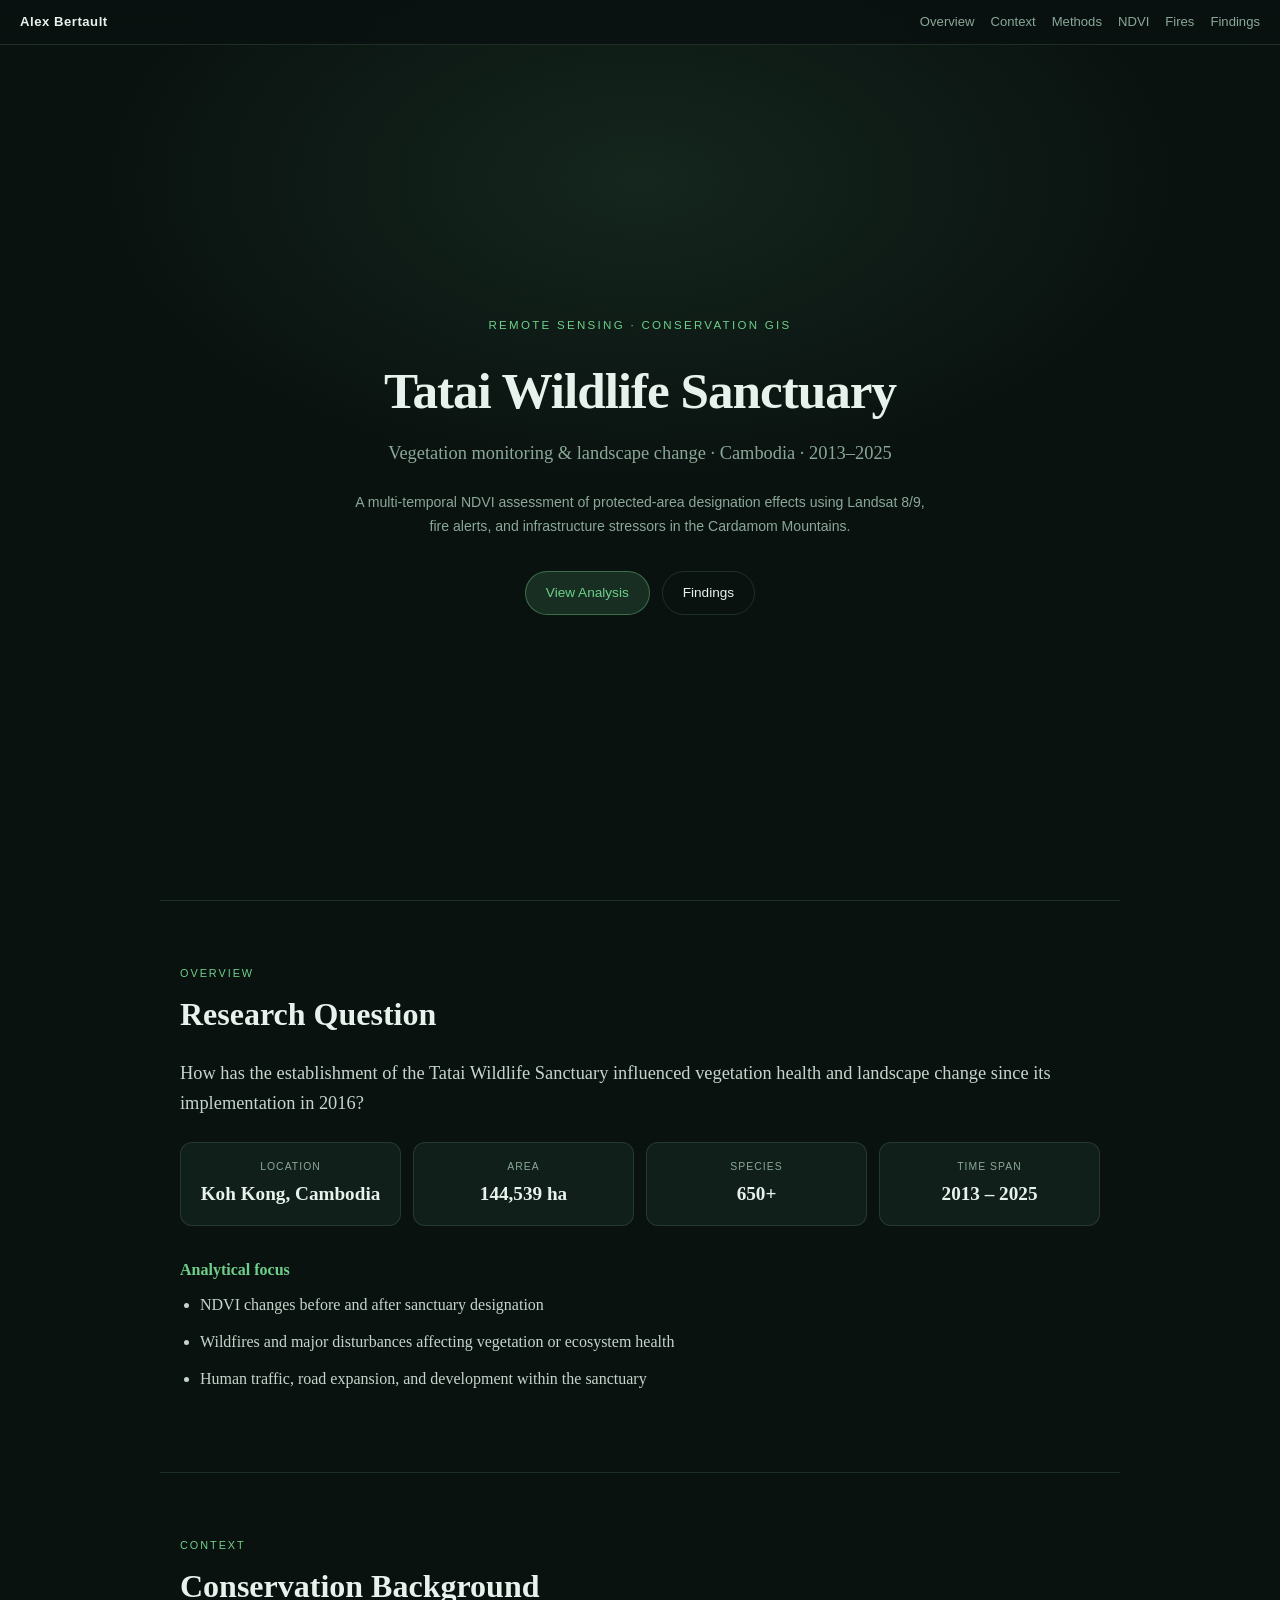
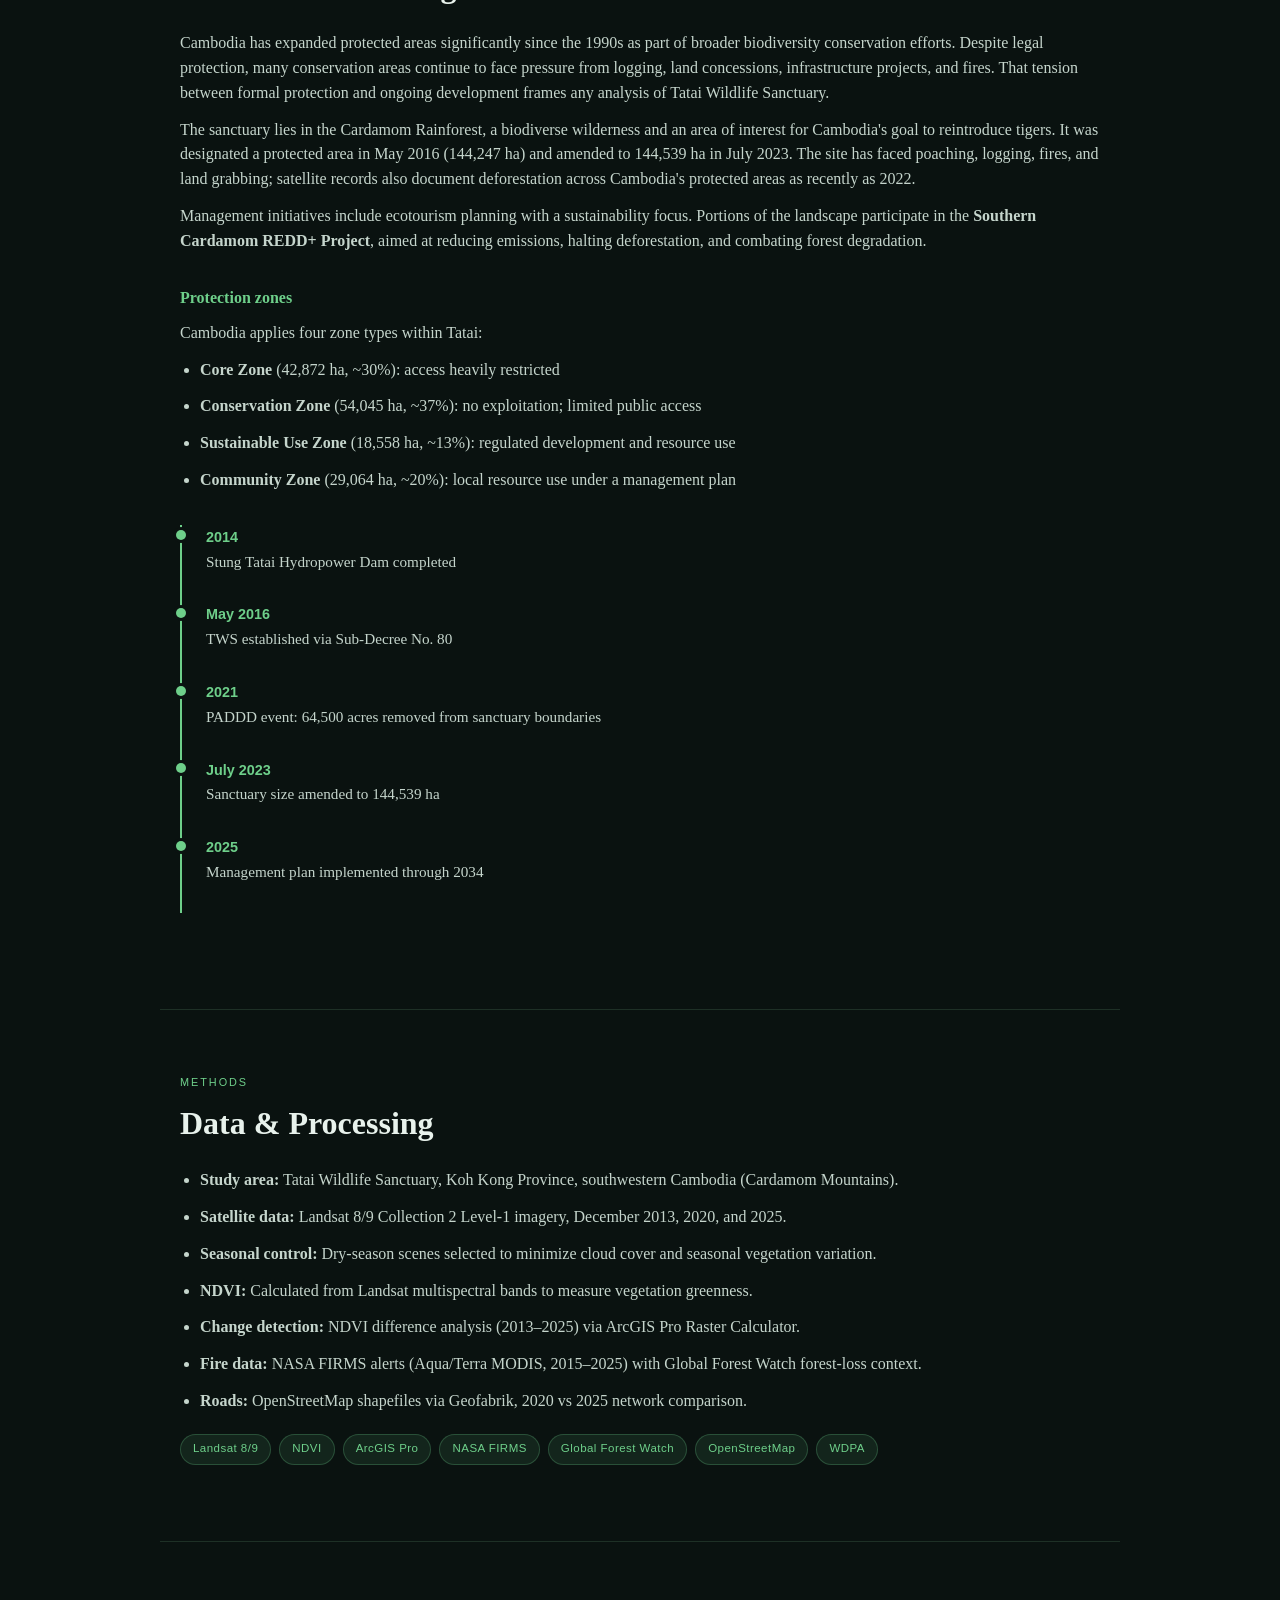
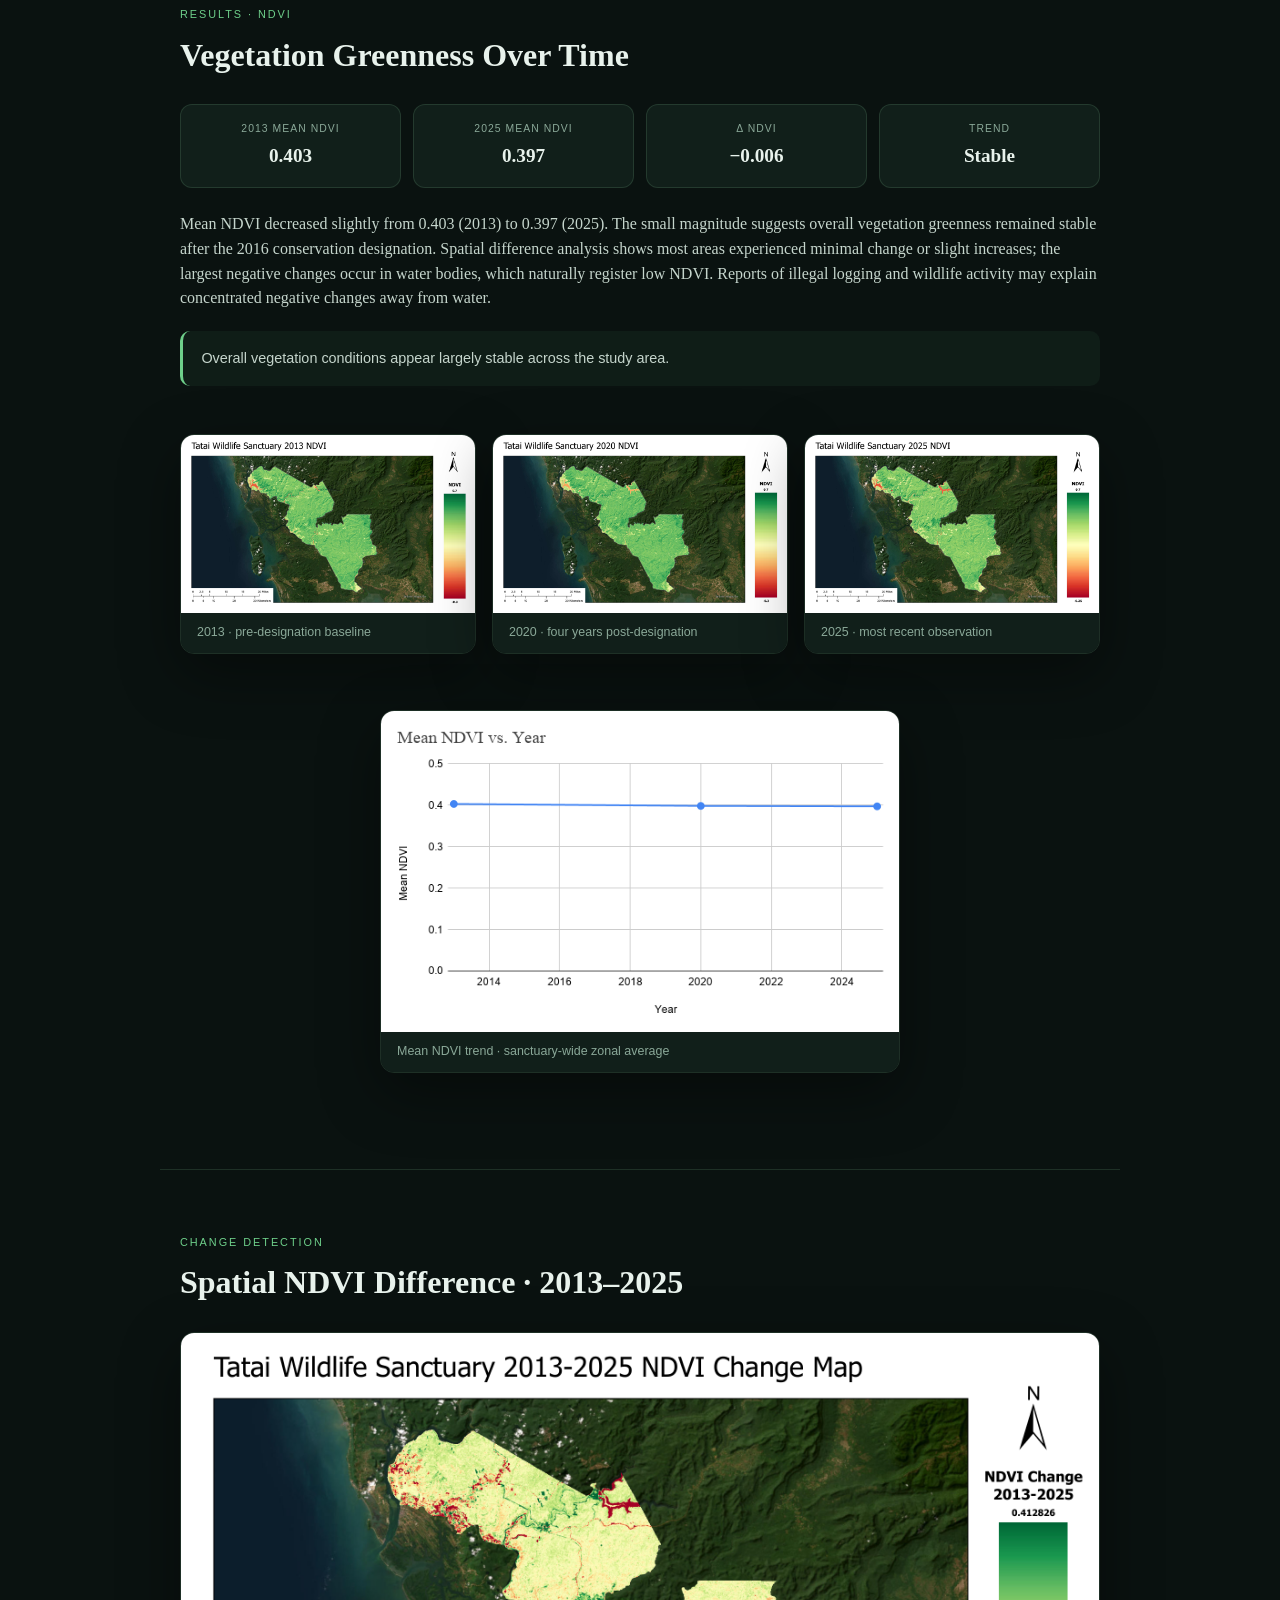
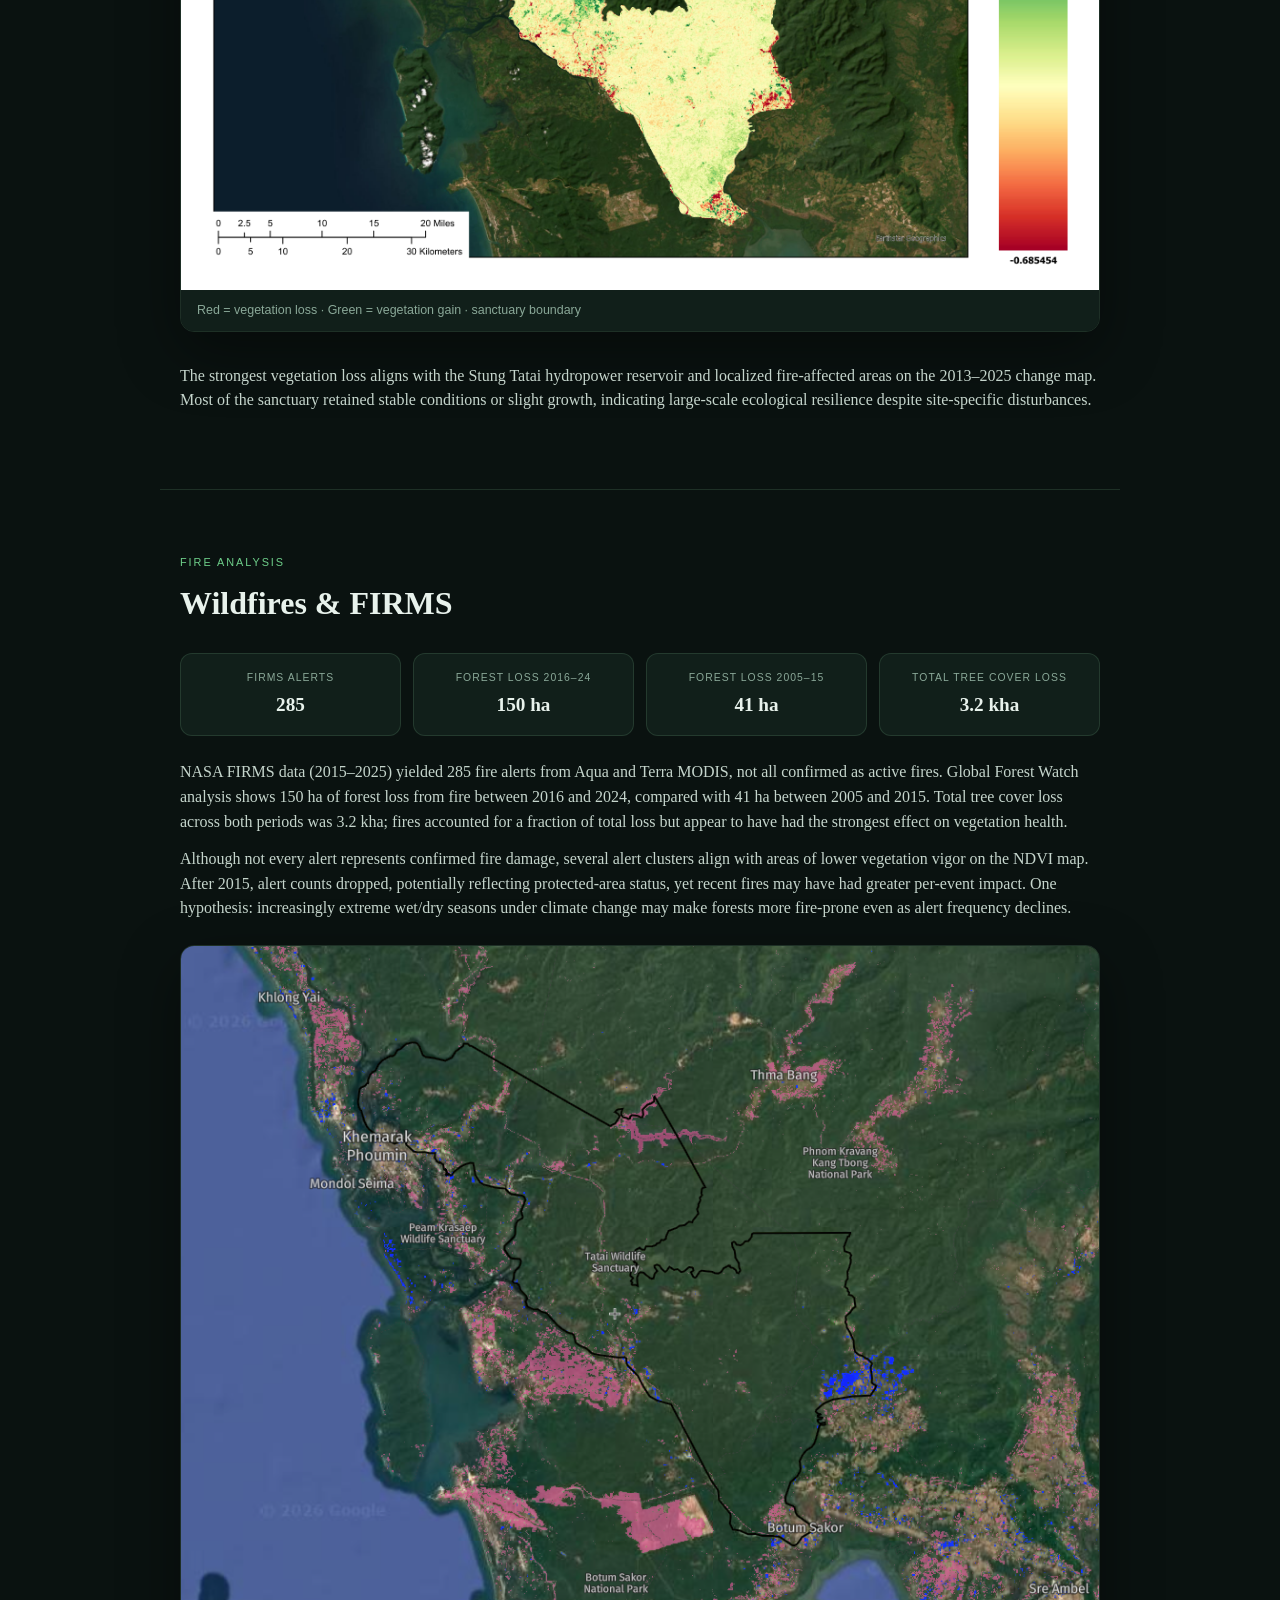
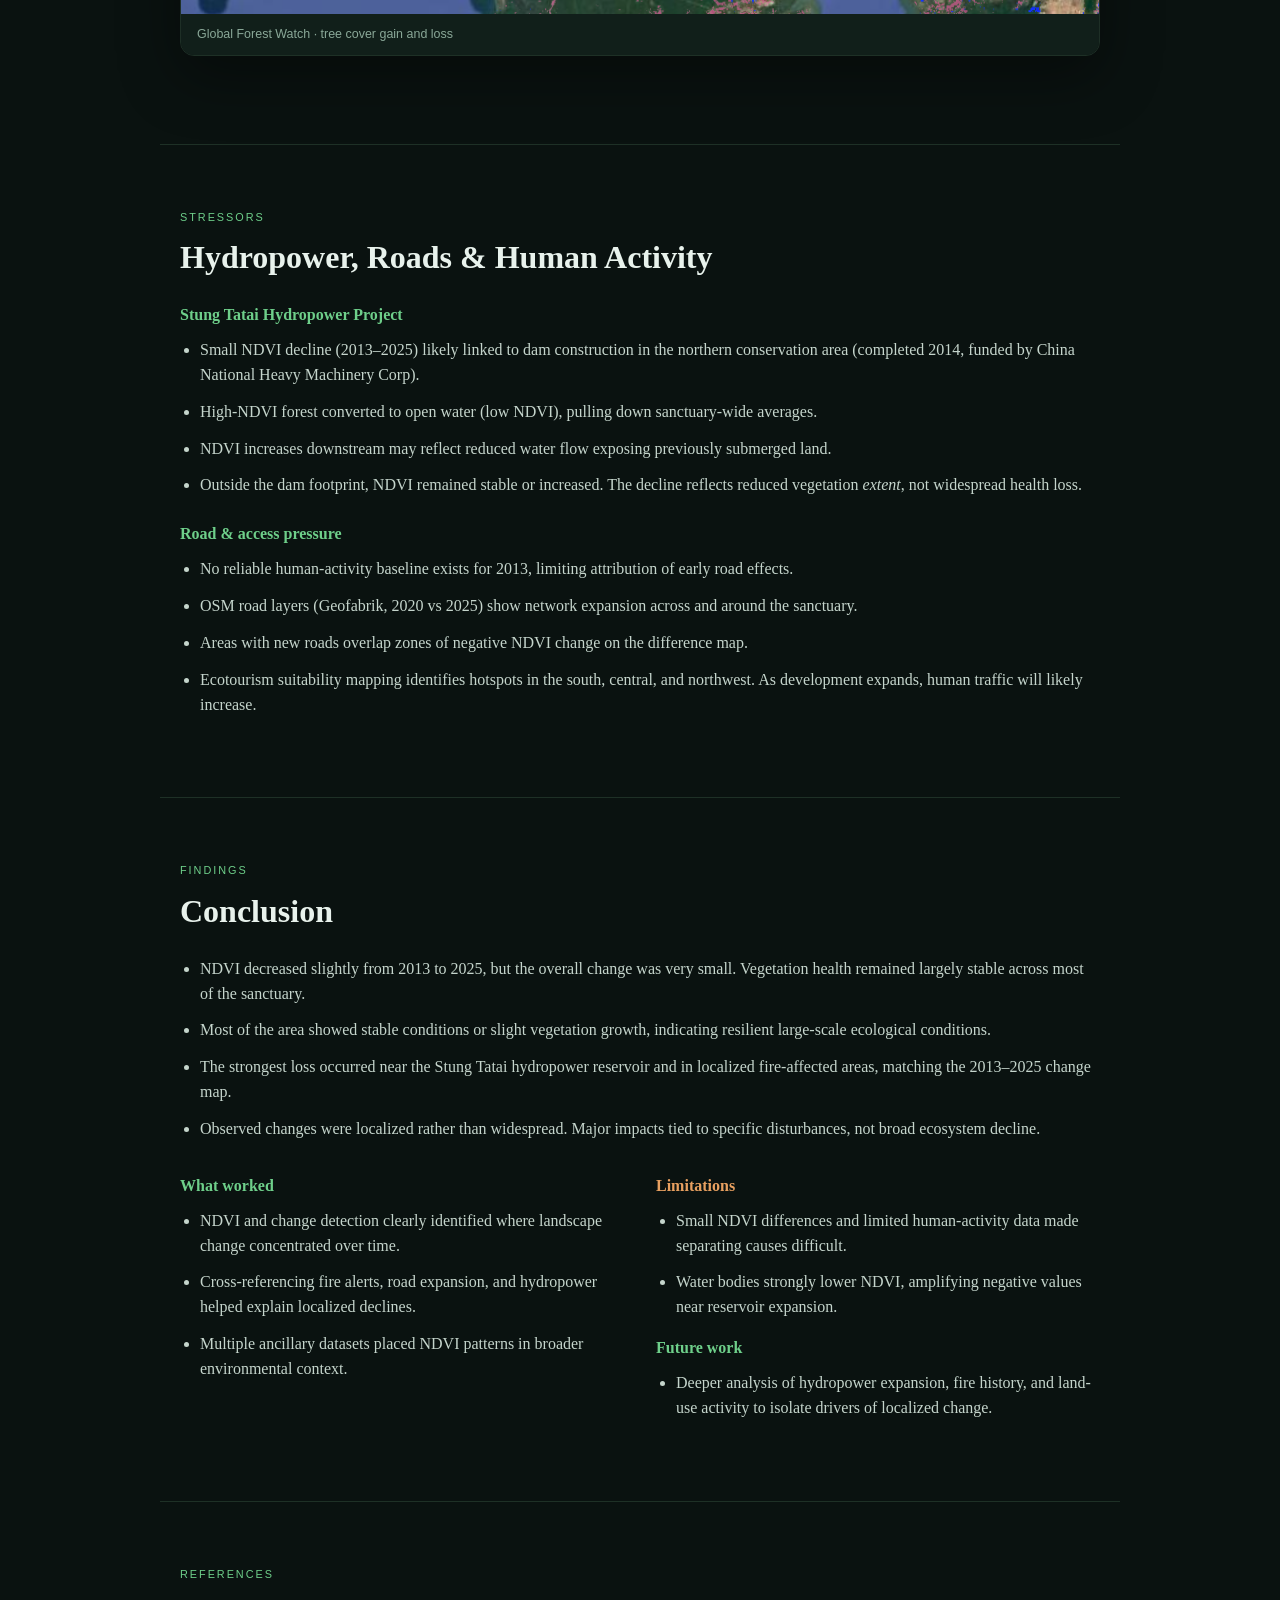
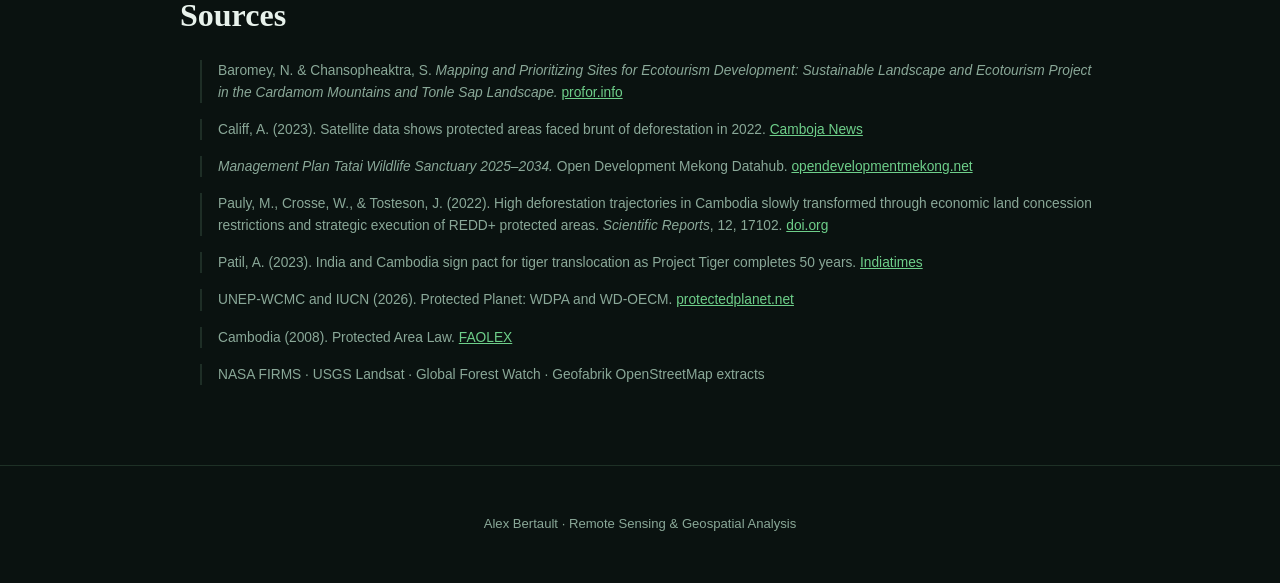
<file: docs/index.html>
<!DOCTYPE html>
<html lang="en">
<head>
  <meta charset="UTF-8" />
  <meta name="viewport" content="width=device-width, initial-scale=1.0" />
  <title>Tatai Wildlife Sanctuary · Remote Sensing Analysis</title>
  <meta name="description" content="Landsat NDVI time-series and change detection for Tatai Wildlife Sanctuary, Cambodia." />
  <meta name="author" content="Alex Bertault" />
  <link rel="stylesheet" href="story.css" />
</head>
<body>
  <nav>
    <span class="brand">Alex Bertault</span>
    <div class="links">
      <a href="#overview">Overview</a>
      <a href="#context">Context</a>
      <a href="#methods">Methods</a>
      <a href="#ndvi">NDVI</a>
      <a href="#fires">Fires</a>
      <a href="#findings">Findings</a>
    </div>
  </nav>

  <header class="hero">
    <div class="eyebrow">Remote Sensing · Conservation GIS</div>
    <h1>Tatai Wildlife Sanctuary</h1>
    <p class="sub">Vegetation monitoring &amp; landscape change · Cambodia · 2013–2025</p>
    <p class="team">
      A multi-temporal NDVI assessment of protected-area designation effects using Landsat 8/9,
      fire alerts, and infrastructure stressors in the Cardamom Mountains.
    </p>
    <div class="cta">
      <a class="btn primary" href="#ndvi">View Analysis</a>
      <a class="btn" href="#findings">Findings</a>
    </div>
  </header>

  <section class="section" id="overview">
    <div class="section-label">Overview</div>
    <h2>Research Question</h2>
    <p class="lead">
      How has the establishment of the Tatai Wildlife Sanctuary influenced vegetation health and
      landscape change since its implementation in 2016?
    </p>
    <div class="stats">
      <div class="stat"><div class="k">Location</div><div class="v">Koh Kong, Cambodia</div></div>
      <div class="stat"><div class="k">Area</div><div class="v">144,539 ha</div></div>
      <div class="stat"><div class="k">Species</div><div class="v">650+</div></div>
      <div class="stat"><div class="k">Time span</div><div class="v">2013 – 2025</div></div>
    </div>
    <h3 class="subhead accent" style="margin-top:2rem;">Analytical focus</h3>
    <ul>
      <li>NDVI changes before and after sanctuary designation</li>
      <li>Wildfires and major disturbances affecting vegetation or ecosystem health</li>
      <li>Human traffic, road expansion, and development within the sanctuary</li>
    </ul>
  </section>

  <section class="section" id="context">
    <div class="section-label">Context</div>
    <h2>Conservation Background</h2>
    <p>
      Cambodia has expanded protected areas significantly since the 1990s as part of broader
      biodiversity conservation efforts. Despite legal protection, many conservation areas continue
      to face pressure from logging, land concessions, infrastructure projects, and fires. That
      tension between formal protection and ongoing development frames any analysis of
      Tatai Wildlife Sanctuary.
    </p>
    <p>
      The sanctuary lies in the Cardamom Rainforest, a biodiverse wilderness and an area of
      interest for Cambodia's goal to reintroduce tigers. It was designated a protected area in
      May 2016 (144,247 ha) and amended to 144,539 ha in July 2023. The site has faced poaching,
      logging, fires, and land grabbing; satellite records also document deforestation across
      Cambodia's protected areas as recently as 2022.
    </p>
    <p>
      Management initiatives include ecotourism planning with a sustainability focus. Portions of
      the landscape participate in the <strong>Southern Cardamom REDD+ Project</strong>, aimed at
      reducing emissions, halting deforestation, and combating forest degradation.
    </p>

    <h3 class="subhead accent" style="margin-top:2rem;">Protection zones</h3>
    <p>Cambodia applies four zone types within Tatai:</p>
    <ul>
      <li><strong>Core Zone</strong> (42,872 ha, ~30%): access heavily restricted</li>
      <li><strong>Conservation Zone</strong> (54,045 ha, ~37%): no exploitation; limited public access</li>
      <li><strong>Sustainable Use Zone</strong> (18,558 ha, ~13%): regulated development and resource use</li>
      <li><strong>Community Zone</strong> (29,064 ha, ~20%): local resource use under a management plan</li>
    </ul>

    <div class="timeline">
      <div class="timeline-item"><span class="year">2014</span><br /><span class="event">Stung Tatai Hydropower Dam completed</span></div>
      <div class="timeline-item"><span class="year">May 2016</span><br /><span class="event">TWS established via Sub-Decree No. 80</span></div>
      <div class="timeline-item"><span class="year">2021</span><br /><span class="event">PADDD event: 64,500 acres removed from sanctuary boundaries</span></div>
      <div class="timeline-item"><span class="year">July 2023</span><br /><span class="event">Sanctuary size amended to 144,539 ha</span></div>
      <div class="timeline-item"><span class="year">2025</span><br /><span class="event">Management plan implemented through 2034</span></div>
    </div>
  </section>

  <section class="section" id="methods">
    <div class="section-label">Methods</div>
    <h2>Data &amp; Processing</h2>
    <ul>
      <li><strong>Study area:</strong> Tatai Wildlife Sanctuary, Koh Kong Province, southwestern Cambodia (Cardamom Mountains).</li>
      <li><strong>Satellite data:</strong> Landsat 8/9 Collection 2 Level-1 imagery, December 2013, 2020, and 2025.</li>
      <li><strong>Seasonal control:</strong> Dry-season scenes selected to minimize cloud cover and seasonal vegetation variation.</li>
      <li><strong>NDVI:</strong> Calculated from Landsat multispectral bands to measure vegetation greenness.</li>
      <li><strong>Change detection:</strong> NDVI difference analysis (2013–2025) via ArcGIS Pro Raster Calculator.</li>
      <li><strong>Fire data:</strong> NASA FIRMS alerts (Aqua/Terra MODIS, 2015–2025) with Global Forest Watch forest-loss context.</li>
      <li><strong>Roads:</strong> OpenStreetMap shapefiles via Geofabrik, 2020 vs 2025 network comparison.</li>
    </ul>
    <p class="tags">
      <span class="tag">Landsat 8/9</span>
      <span class="tag">NDVI</span>
      <span class="tag">ArcGIS Pro</span>
      <span class="tag">NASA FIRMS</span>
      <span class="tag">Global Forest Watch</span>
      <span class="tag">OpenStreetMap</span>
      <span class="tag">WDPA</span>
    </p>
  </section>

  <section class="section" id="ndvi">
    <div class="section-label">Results · NDVI</div>
    <h2>Vegetation Greenness Over Time</h2>
    <div class="stats">
      <div class="stat"><div class="k">2013 mean NDVI</div><div class="v">0.403</div></div>
      <div class="stat"><div class="k">2025 mean NDVI</div><div class="v">0.397</div></div>
      <div class="stat"><div class="k">Δ NDVI</div><div class="v">−0.006</div></div>
      <div class="stat"><div class="k">Trend</div><div class="v">Stable</div></div>
    </div>
    <p>
      Mean NDVI decreased slightly from 0.403 (2013) to 0.397 (2025). The small magnitude suggests
      overall vegetation greenness remained stable after the 2016 conservation designation. Spatial
      difference analysis shows most areas experienced minimal change or slight increases; the
      largest negative changes occur in water bodies, which naturally register low NDVI. Reports of
      illegal logging and wildlife activity may explain concentrated negative changes away from water.
    </p>
    <p class="callout">Overall vegetation conditions appear largely stable across the study area.</p>

    <div class="figure-grid three">
      <figure class="figure">
        <img src="assets/ndvi-2013.jpg" alt="NDVI map 2013" loading="lazy" />
        <figcaption>2013 · pre-designation baseline</figcaption>
      </figure>
      <figure class="figure">
        <img src="assets/ndvi-2020.jpg" alt="NDVI map 2020" loading="lazy" />
        <figcaption>2020 · four years post-designation</figcaption>
      </figure>
      <figure class="figure">
        <img src="assets/ndvi-2025.jpg" alt="NDVI map 2025" loading="lazy" />
        <figcaption>2025 · most recent observation</figcaption>
      </figure>
    </div>

    <figure class="figure chart">
      <img src="assets/mean-ndvi-chart.png" alt="Mean NDVI vs year line chart" loading="lazy" />
      <figcaption>Mean NDVI trend · sanctuary-wide zonal average</figcaption>
    </figure>
  </section>

  <section class="section" id="change">
    <div class="section-label">Change Detection</div>
    <h2>Spatial NDVI Difference · 2013–2025</h2>
    <figure class="figure hero-map">
      <img src="assets/ndvi-change-map.png" alt="NDVI change map 2013 to 2025" loading="lazy" />
      <figcaption>Red = vegetation loss · Green = vegetation gain · sanctuary boundary</figcaption>
    </figure>
    <p>
      The strongest vegetation loss aligns with the Stung Tatai hydropower reservoir and localized
      fire-affected areas on the 2013–2025 change map. Most of the sanctuary retained stable
      conditions or slight growth, indicating large-scale ecological resilience despite
      site-specific disturbances.
    </p>
  </section>

  <section class="section" id="fires">
    <div class="section-label">Fire Analysis</div>
    <h2>Wildfires &amp; FIRMS</h2>
    <div class="stats">
      <div class="stat"><div class="k">FIRMS alerts</div><div class="v">285</div></div>
      <div class="stat"><div class="k">Forest loss 2016–24</div><div class="v">150 ha</div></div>
      <div class="stat"><div class="k">Forest loss 2005–15</div><div class="v">41 ha</div></div>
      <div class="stat"><div class="k">Total tree cover loss</div><div class="v">3.2 kha</div></div>
    </div>
    <p>
      NASA FIRMS data (2015–2025) yielded 285 fire alerts from Aqua and Terra MODIS, not all
      confirmed as active fires. Global Forest Watch analysis shows 150 ha of forest loss from
      fire between 2016 and 2024, compared with 41 ha between 2005 and 2015. Total tree cover loss
      across both periods was 3.2 kha; fires accounted for a fraction of total loss but appear to
      have had the strongest effect on vegetation health.
    </p>
    <p>
      Although not every alert represents confirmed fire damage, several alert clusters align with
      areas of lower vegetation vigor on the NDVI map. After 2015, alert counts dropped, potentially
      reflecting protected-area status, yet recent fires may have had greater per-event impact. One
      hypothesis: increasingly extreme wet/dry seasons under climate change may make forests more
      fire-prone even as alert frequency declines.
    </p>
    <figure class="figure">
      <img src="assets/forest-coverage.png" alt="Global Forest Watch tree cover change" loading="lazy" />
      <figcaption>Global Forest Watch · tree cover gain and loss</figcaption>
    </figure>
  </section>

  <section class="section" id="stressors">
    <div class="section-label">Stressors</div>
    <h2>Hydropower, Roads &amp; Human Activity</h2>

    <h3 class="subhead accent">Stung Tatai Hydropower Project</h3>
    <ul>
      <li>Small NDVI decline (2013–2025) likely linked to dam construction in the northern conservation area (completed 2014, funded by China National Heavy Machinery Corp).</li>
      <li>High-NDVI forest converted to open water (low NDVI), pulling down sanctuary-wide averages.</li>
      <li>NDVI increases downstream may reflect reduced water flow exposing previously submerged land.</li>
      <li>Outside the dam footprint, NDVI remained stable or increased. The decline reflects reduced vegetation <em>extent</em>, not widespread health loss.</li>
    </ul>

    <h3 class="subhead accent" style="margin-top:1.5rem;">Road &amp; access pressure</h3>
    <ul>
      <li>No reliable human-activity baseline exists for 2013, limiting attribution of early road effects.</li>
      <li>OSM road layers (Geofabrik, 2020 vs 2025) show network expansion across and around the sanctuary.</li>
      <li>Areas with new roads overlap zones of negative NDVI change on the difference map.</li>
      <li>Ecotourism suitability mapping identifies hotspots in the south, central, and northwest. As development expands, human traffic will likely increase.</li>
    </ul>
  </section>

  <section class="section" id="findings">
    <div class="section-label">Findings</div>
    <h2>Conclusion</h2>
    <ul>
      <li>NDVI decreased slightly from 2013 to 2025, but the overall change was very small. Vegetation health remained largely stable across most of the sanctuary.</li>
      <li>Most of the area showed stable conditions or slight vegetation growth, indicating resilient large-scale ecological conditions.</li>
      <li>The strongest loss occurred near the Stung Tatai hydropower reservoir and in localized fire-affected areas, matching the 2013–2025 change map.</li>
      <li>Observed changes were localized rather than widespread. Major impacts tied to specific disturbances, not broad ecosystem decline.</li>
    </ul>

    <div class="split" style="margin-top:2rem;">
      <div>
        <h3 class="subhead accent">What worked</h3>
        <ul>
          <li>NDVI and change detection clearly identified where landscape change concentrated over time.</li>
          <li>Cross-referencing fire alerts, road expansion, and hydropower helped explain localized declines.</li>
          <li>Multiple ancillary datasets placed NDVI patterns in broader environmental context.</li>
        </ul>
      </div>
      <div>
        <h3 class="subhead warn">Limitations</h3>
        <ul>
          <li>Small NDVI differences and limited human-activity data made separating causes difficult.</li>
          <li>Water bodies strongly lower NDVI, amplifying negative values near reservoir expansion.</li>
        </ul>
        <h3 class="subhead accent" style="margin-top:1rem;">Future work</h3>
        <ul>
          <li>Deeper analysis of hydropower expansion, fire history, and land-use activity to isolate drivers of localized change.</li>
        </ul>
      </div>
    </div>
  </section>

  <section class="section" id="references">
    <div class="section-label">References</div>
    <h2>Sources</h2>
    <ul class="refs">
      <li>
        Baromey, N. &amp; Chansopheaktra, S. <em>Mapping and Prioritizing Sites for Ecotourism Development: Sustainable Landscape and Ecotourism Project in the Cardamom Mountains and Tonle Sap Landscape.</em>
        <a href="https://www.profor.info/sites/default/files/publication/Prioritizing%20Ecotourism%20Sites%2C%20Development%20%26%20Management%20Models%20and%20Priority%20Investments_Review.pdf" target="_blank" rel="noopener">profor.info</a>
      </li>
      <li>
        Califf, A. (2023). Satellite data shows protected areas faced brunt of deforestation in 2022.
        <a href="https://cambojanews.com/satellite-data-shows-protected-areas-faced-brunt-of-deforestation-in-2022/" target="_blank" rel="noopener">Camboja News</a>
      </li>
      <li>
        <em>Management Plan Tatai Wildlife Sanctuary 2025–2034.</em> Open Development Mekong Datahub.
        <a href="https://data.laos.opendevelopmentmekong.net/library_record/management-plan-tatai-wildlife-sanctuary-2025-2034" target="_blank" rel="noopener">opendevelopmentmekong.net</a>
      </li>
      <li>
        Pauly, M., Crosse, W., &amp; Tosteson, J. (2022). High deforestation trajectories in Cambodia slowly transformed through economic land concession restrictions and strategic execution of REDD+ protected areas. <em>Scientific Reports</em>, 12, 17102.
        <a href="https://doi.org/10.1038/s41598-022-19660-0" target="_blank" rel="noopener">doi.org</a>
      </li>
      <li>
        Patil, A. (2023). India and Cambodia sign pact for tiger translocation as Project Tiger completes 50 years.
        <a href="https://www.indiatimes.com/explainers/news/india-and-cambodia-sign-pact-for-tiger-translocation-as-project-tiger-completes-50-years/articleshow/127035070.html" target="_blank" rel="noopener">Indiatimes</a>
      </li>
      <li>
        UNEP-WCMC and IUCN (2026). Protected Planet: WDPA and WD-OECM.
        <a href="https://www.protectedplanet.net" target="_blank" rel="noopener">protectedplanet.net</a>
      </li>
      <li>
        Cambodia (2008). Protected Area Law.
        <a href="https://faolex.fao.org/docs/pdf/cam81966.pdf" target="_blank" rel="noopener">FAOLEX</a>
      </li>
      <li>NASA FIRMS · USGS Landsat · Global Forest Watch · Geofabrik OpenStreetMap extracts</li>
    </ul>
  </section>

  <footer>
    Alex Bertault · Remote Sensing &amp; Geospatial Analysis
  </footer>
</body>
</html>
</file>
<file: docs/story.css>
:root {
  --bg: #0a1210;
  --surface: #111f1a;
  --border: rgba(120, 180, 140, 0.18);
  --text: #e8f2ec;
  --muted: #8aa898;
  --accent: #6ecf8a;
  --serif: "Iowan Old Style", "Palatino Linotype", Palatino, Georgia, serif;
  --sans: "SF Pro Text", "Helvetica Neue", Arial, sans-serif;
}

* { box-sizing: border-box; margin: 0; padding: 0; }

html { scroll-behavior: smooth; }

body {
  font-family: var(--serif);
  background: var(--bg);
  color: var(--text);
  line-height: 1.55;
}

/* ── Nav ── */
nav {
  position: fixed;
  top: 0; left: 0; right: 0;
  z-index: 100;
  display: flex;
  align-items: center;
  justify-content: space-between;
  padding: 0.75rem 1.25rem;
  background: rgba(10, 18, 16, 0.88);
  backdrop-filter: blur(12px);
  border-bottom: 1px solid var(--border);
  font-family: var(--sans);
  font-size: 0.82rem;
}

nav .brand { color: var(--accent); font-weight: 600; letter-spacing: 0.04em; }

nav .links { display: flex; gap: 1rem; flex-wrap: wrap; }

nav a {
  color: var(--muted);
  text-decoration: none;
  transition: color 0.2s;
}

nav a:hover { color: var(--text); }

/* ── Hero ── */
.hero {
  min-height: 100vh;
  display: flex;
  flex-direction: column;
  align-items: center;
  justify-content: center;
  text-align: center;
  padding: 6rem 1.5rem 4rem;
  background:
    radial-gradient(900px 500px at 50% 20%, rgba(62, 120, 82, 0.2), transparent 60%),
    var(--bg);
}

.hero .eyebrow {
  font-family: var(--sans);
  font-size: 0.72rem;
  letter-spacing: 0.2em;
  text-transform: uppercase;
  color: var(--accent);
  margin-bottom: 1rem;
}

.hero h1 {
  font-size: clamp(2rem, 5vw, 3.2rem);
  font-weight: 600;
  letter-spacing: -0.02em;
  margin-bottom: 0.5rem;
}

.hero .sub {
  font-size: 1.15rem;
  color: var(--muted);
  margin-bottom: 1.5rem;
}

.hero .team {
  font-family: var(--sans);
  font-size: 0.88rem;
  color: var(--muted);
  max-width: 36rem;
  line-height: 1.7;
}

.hero .cta {
  margin-top: 2rem;
  display: flex;
  gap: 0.75rem;
  flex-wrap: wrap;
  justify-content: center;
}

.btn {
  font-family: var(--sans);
  font-size: 0.85rem;
  padding: 0.65rem 1.25rem;
  border-radius: 999px;
  text-decoration: none;
  border: 1px solid var(--border);
  color: var(--text);
  transition: background 0.2s, border-color 0.2s;
}

.btn.primary {
  background: rgba(110, 207, 138, 0.15);
  border-color: rgba(110, 207, 138, 0.4);
  color: var(--accent);
}

.btn:hover {
  background: rgba(110, 207, 138, 0.22);
  border-color: var(--accent);
}

/* ── Sections ── */
.section {
  max-width: 960px;
  margin: 0 auto;
  padding: 4rem 1.25rem;
  border-top: 1px solid var(--border);
}

.section-label {
  font-family: var(--sans);
  font-size: 0.68rem;
  letter-spacing: 0.18em;
  text-transform: uppercase;
  color: var(--accent);
  margin-bottom: 0.5rem;
}

.section h2 {
  font-size: clamp(1.5rem, 3vw, 2rem);
  margin-bottom: 1.25rem;
  font-weight: 600;
}

.section p, .section li {
  color: #c5d5cc;
  margin-bottom: 0.75rem;
}

.section ul {
  padding-left: 1.25rem;
  margin-bottom: 1rem;
}

/* ── Slide figures ── */
.slide-figure {
  margin: 1.5rem 0;
  border-radius: 14px;
  overflow: hidden;
  border: 1px solid var(--border);
  box-shadow: 0 20px 60px rgba(0, 0, 0, 0.4);
}

.slide-figure img {
  display: block;
  width: 100%;
  height: auto;
}

.slide-figure figcaption {
  font-family: var(--sans);
  font-size: 0.78rem;
  color: var(--muted);
  padding: 0.65rem 1rem;
  background: var(--surface);
}

.figure {
  margin: 1.5rem 0;
  border-radius: 14px;
  overflow: hidden;
  border: 1px solid var(--border);
  box-shadow: 0 20px 60px rgba(0, 0, 0, 0.4);
}

.figure img {
  display: block;
  width: 100%;
  height: auto;
}

.figure figcaption {
  font-family: var(--sans);
  font-size: 0.78rem;
  color: var(--muted);
  padding: 0.65rem 1rem;
  background: var(--surface);
}

.figure.chart { max-width: 520px; margin: 2rem auto; }
.figure.hero-map { margin: 1.5rem 0 2rem; }

.figure-grid {
  display: grid;
  gap: 1rem;
  margin: 1.5rem 0;
}

@media (min-width: 700px) {
  .figure-grid.three { grid-template-columns: repeat(3, 1fr); }
}

.lead {
  font-size: 1.15rem;
  color: #d4e4da;
  margin-bottom: 1.5rem;
  line-height: 1.6;
}

.tags {
  display: flex;
  flex-wrap: wrap;
  gap: 0.5rem;
  margin-top: 1.25rem;
}

.tag {
  font-family: var(--sans);
  font-size: 0.72rem;
  letter-spacing: 0.04em;
  padding: 0.35rem 0.75rem;
  border-radius: 999px;
  background: rgba(110, 207, 138, 0.1);
  border: 1px solid rgba(110, 207, 138, 0.25);
  color: var(--accent);
}

.subhead {
  font-size: 1rem;
  margin-bottom: 0.65rem;
  font-weight: 600;
}

.subhead.accent { color: var(--accent); }
.subhead.warn { color: #e8a060; }

.refs {
  list-style: none;
  padding: 0;
}

.refs li {
  font-family: var(--sans);
  font-size: 0.86rem;
  color: var(--muted);
  margin-bottom: 1rem;
  line-height: 1.55;
  padding-left: 1rem;
  border-left: 2px solid var(--border);
}

.refs a {
  color: var(--accent);
  word-break: break-word;
}

.refs a:hover { text-decoration: underline; }

footer a {
  color: var(--accent);
  text-decoration: none;
}

footer a:hover { text-decoration: underline; }

nav .brand { color: var(--text); font-weight: 600; }

.callout {
  margin: 1.25rem 0;
  padding: 1rem 1.15rem;
  background: rgba(110, 207, 138, 0.06);
  border-radius: 10px;
  border-left: 3px solid var(--accent);
  font-family: var(--sans);
  font-size: 0.9rem;
  color: #b8cfc0;
}

.slide-grid {
  display: grid;
  gap: 1rem;
  margin: 1.5rem 0;
}

@media (min-width: 700px) {
  .slide-grid.two { grid-template-columns: 1fr 1fr; }
  .slide-grid.three { grid-template-columns: repeat(3, 1fr); }
}

/* ── Timeline ── */
.timeline {
  display: flex;
  flex-direction: column;
  gap: 0;
  margin: 2rem 0;
  border-left: 2px solid var(--accent);
  padding-left: 1.5rem;
}

.timeline-item {
  position: relative;
  padding-bottom: 1.75rem;
}

.timeline-item::before {
  content: "";
  position: absolute;
  left: -1.85rem;
  top: 0.35rem;
  width: 10px;
  height: 10px;
  border-radius: 50%;
  background: var(--accent);
  box-shadow: 0 0 0 3px var(--bg);
}

.timeline-item .year {
  font-family: var(--sans);
  font-weight: 700;
  color: var(--accent);
  font-size: 0.9rem;
}

.timeline-item .event {
  font-size: 0.95rem;
  color: #c5d5cc;
}

/* ── Stats row ── */
.stats {
  display: grid;
  grid-template-columns: repeat(auto-fit, minmax(140px, 1fr));
  gap: 0.75rem;
  margin: 1.5rem 0;
}

.stat {
  background: var(--surface);
  border: 1px solid var(--border);
  border-radius: 12px;
  padding: 1rem;
  text-align: center;
}

.stat .k {
  font-family: var(--sans);
  font-size: 0.65rem;
  letter-spacing: 0.1em;
  text-transform: uppercase;
  color: var(--muted);
}

.stat .v {
  font-size: 1.2rem;
  font-weight: 600;
  margin-top: 0.25rem;
}

/* ── Swipe embed ── */
.swipe-embed {
  margin: 2rem 0;
  padding: 1.25rem;
  background: var(--surface);
  border: 1px solid var(--border);
  border-radius: 16px;
}

.swipe-embed h3 {
  font-size: 1.1rem;
  margin-bottom: 0.35rem;
}

.swipe-embed p {
  font-family: var(--sans);
  font-size: 0.85rem;
  color: var(--muted);
  margin-bottom: 1rem;
}

.swipe-embed iframe {
  width: 100%;
  height: 620px;
  border: 0;
  border-radius: 12px;
  background: #050807;
}

@media (max-width: 640px) {
  .swipe-embed iframe { height: 420px; }
  nav .links { display: none; }
}

/* ── Two-col text + image ── */
.split {
  display: grid;
  gap: 2rem;
  align-items: start;
}

@media (min-width: 768px) {
  .split { grid-template-columns: 1fr 1fr; }
}

/* ── Footer ── */
footer {
  text-align: center;
  padding: 3rem 1.25rem;
  font-family: var(--sans);
  font-size: 0.82rem;
  color: var(--muted);
  border-top: 1px solid var(--border);
}

.note {
  font-family: var(--sans);
  font-size: 0.82rem;
  color: var(--muted);
  font-style: italic;
  margin-top: 1rem;
  padding: 0.75rem 1rem;
  background: rgba(110, 207, 138, 0.06);
  border-radius: 8px;
  border-left: 3px solid var(--accent);
}
</file>
